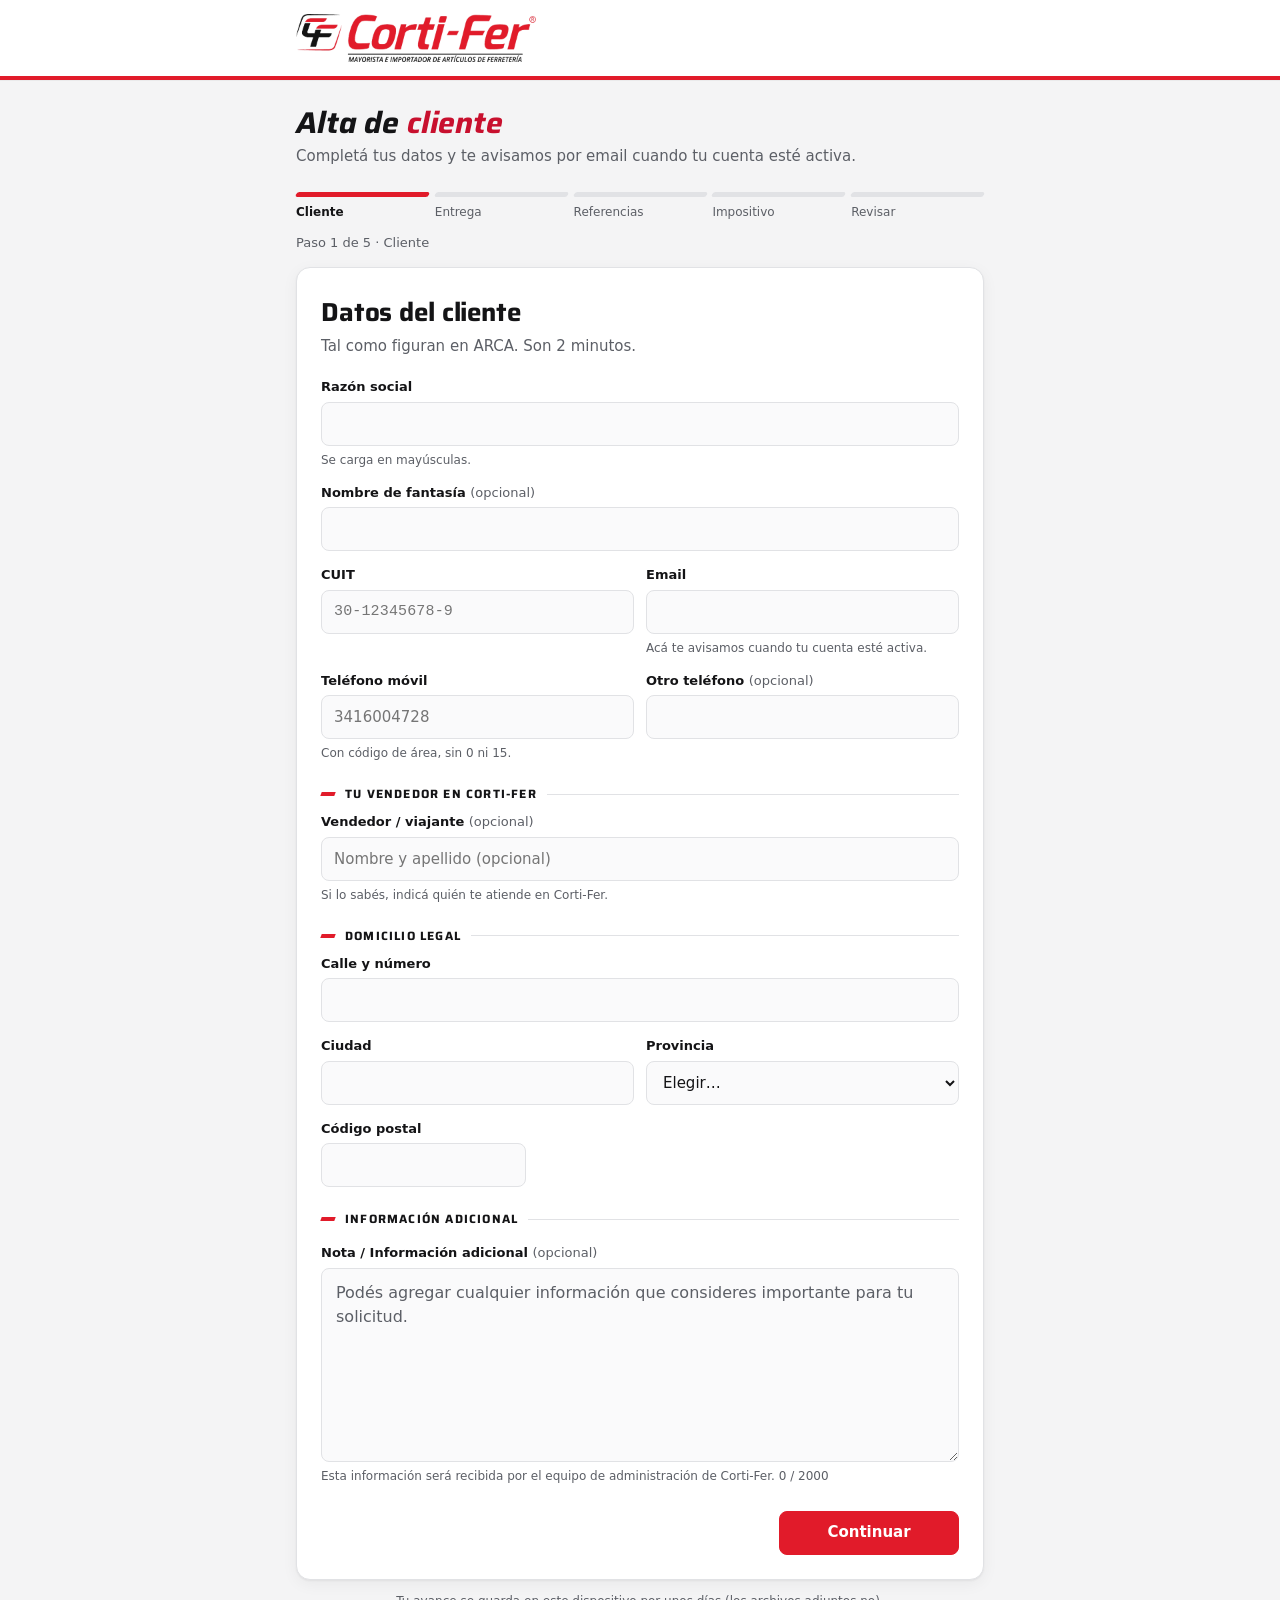
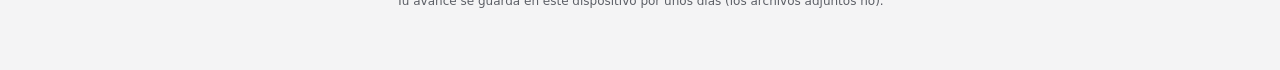
<file: index.html>
<!doctype html>
<html lang="es-AR">
<head>
  <meta charset="utf-8">
  <meta name="viewport" content="width=device-width,initial-scale=1,viewport-fit=cover">
  <title>Alta de cliente · Corti-Fer</title>
  <meta name="description" content="Completá tus datos para abrir tu cuenta de cliente en Corti-Fer, mayorista e importador de artículos de ferretería.">
  <meta name="theme-color" content="#E11B2A">
  <link rel="icon" type="image/png" sizes="32x32" href="assets/img/favicon-32.png?v=3.6">
  <link rel="apple-touch-icon" href="assets/img/apple-touch-icon.png?v=3.6">
  <!-- Vista previa al compartir el enlace (WhatsApp, email). og:image debe ser una URL completa:
       reemplazá TU-SITIO por la dirección real donde publiques. -->
  <meta property="og:type" content="website">
  <meta property="og:title" content="Alta de cliente · Corti-Fer">
  <meta property="og:description" content="Completá tus datos para abrir tu cuenta de cliente.">
  <meta property="og:image" content="https://corti-fer.github.io/r_cliente/assets/img/miniatura-corti-fer.jpg">

  <link rel="preload" as="image" href="assets/img/logo.png?v=3.6">
  <link rel="preconnect" href="https://fonts.googleapis.com">
  <link rel="preconnect" href="https://fonts.gstatic.com" crossorigin>
  <link rel="stylesheet" href="https://fonts.googleapis.com/css2?family=Saira:ital,wght@0,600;0,700;1,700&display=swap">
  <link rel="stylesheet" href="assets/css/base.css?v=3.6">
  <link rel="stylesheet" href="assets/css/cliente.css?v=3.6">
</head>
<body>
  <header class="masthead">
    <div class="wrap">
      <a class="brand" href="https://www.corti-fer.com.ar/" aria-label="Corti-Fer, ir al sitio">
        <img src="assets/img/logo.png?v=3.6" width="720" height="143" alt="Corti-Fer · Mayorista e importador de artículos de ferretería">
      </a>
    </div>
  </header>

  <div class="wrap">
    <section class="hero">
      <h1>Alta de <span>cliente</span></h1>
      <p>Completá tus datos y te avisamos por email cuando tu cuenta esté activa.</p>
    </section>

    <main id="cliente">
      <ol class="steps" id="steps" aria-label="Pasos"></ol>
      <p class="stepmeta" id="stepmeta" aria-live="polite"></p>
      <noscript><div class="banner">Para completar el formulario necesitás tener JavaScript activado.</div></noscript>
      <form id="form" class="card" novalidate autocomplete="on"></form>
      <!-- Trampa para robots: un humano nunca ve ni completa este campo -->
      <div class="hp" aria-hidden="true"><label for="hp">No completar</label><input id="hp" name="empresa_web" type="text" tabindex="-1" autocomplete="off"></div>
      <p class="savednote" id="savednote">Tu avance se guarda en este dispositivo por unos días (los archivos adjuntos no).
        <button type="button" class="linkbtn" id="resetDraft" hidden>Empezar de nuevo</button></p>
    </main>
  </div>
  <div class="toast" id="toast" role="status" aria-live="polite"></div>

  <script src="assets/js/config.js?v=3.6"></script>
  <script src="assets/js/common.js?v=3.6"></script>
  <script src="assets/js/cliente.js?v=3.6"></script>
</body>
</html>
</file>
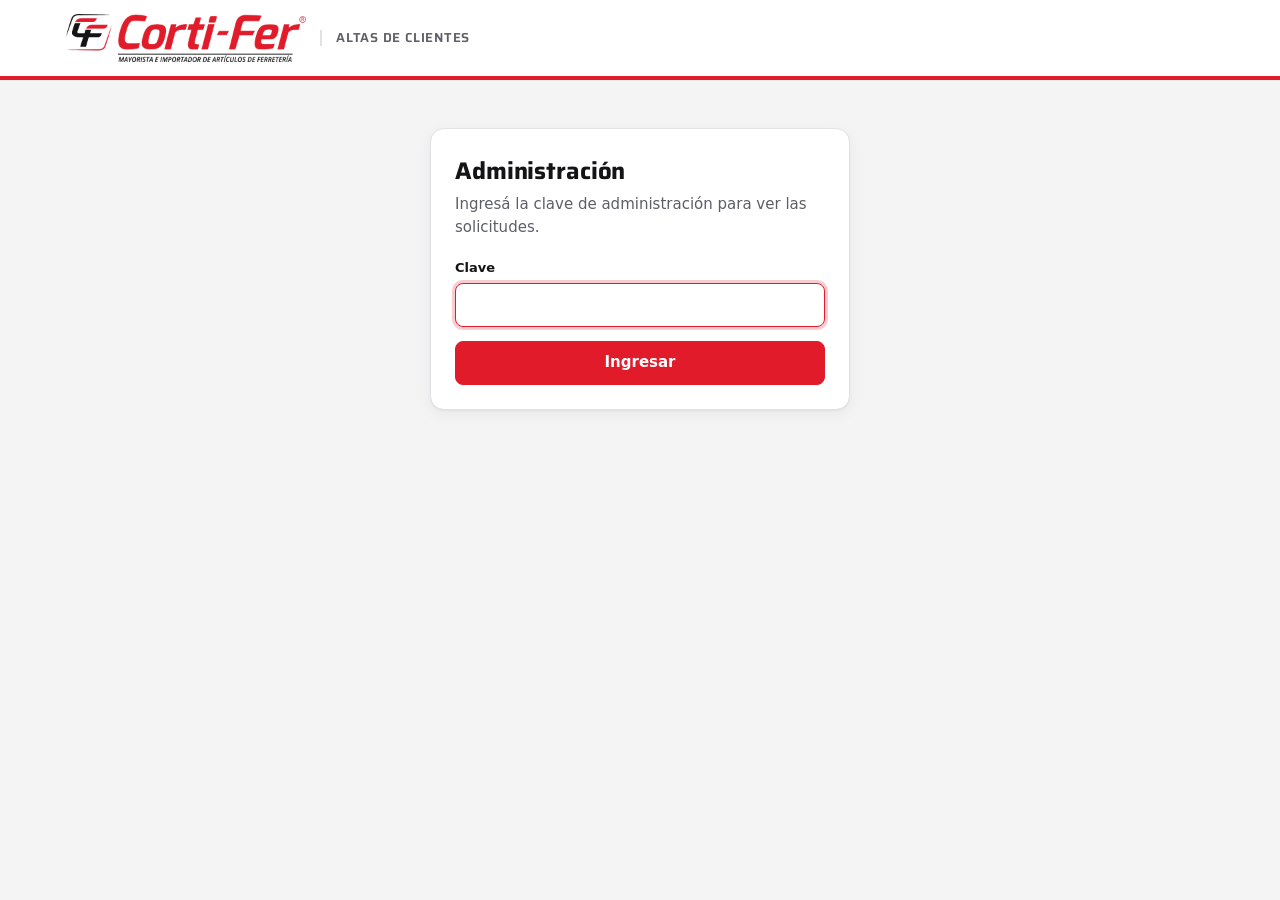
<file: admin/index.html>
<!doctype html>
<html lang="es-AR">
<head>
  <meta charset="utf-8">
  <meta name="viewport" content="width=device-width,initial-scale=1,viewport-fit=cover">
  <meta name="robots" content="noindex,nofollow">
  <meta name="referrer" content="no-referrer">
  <title>Administración · Altas de clientes · Corti-Fer</title>
  <meta name="theme-color" content="#E11B2A">
  <link rel="icon" type="image/png" sizes="32x32" href="../assets/img/favicon-32.png?v=3.4">
  <link rel="apple-touch-icon" href="../assets/img/apple-touch-icon.png?v=3.4">
  <link rel="preload" as="image" href="../assets/img/logo.png?v=3.4">
  <link rel="preconnect" href="https://fonts.googleapis.com">
  <link rel="preconnect" href="https://fonts.gstatic.com" crossorigin>
  <link rel="stylesheet" href="https://fonts.googleapis.com/css2?family=Saira:ital,wght@0,600;0,700;1,700&display=swap">
  <link rel="stylesheet" href="../assets/css/base.css?v=3.4">
  <link rel="stylesheet" href="../assets/css/admin.css?v=3.4">
</head>
<body>
  <header class="masthead">
    <div class="wrap wide">
      <div class="brand"><img src="../assets/img/logo.png?v=3.4" width="720" height="143" alt="Corti-Fer"><span class="tag">Altas de clientes</span></div>
      <button type="button" class="btn sm" id="logout" hidden>Salir</button>
    </div>
  </header>

  <div class="wrap wide">
    <section id="login" class="login card" hidden>
      <h2>Administración</h2>
      <p class="lead">Ingresá la clave de administración para ver las solicitudes.</p>
      <form id="loginForm">
        <div class="f">
          <label for="clave">Clave</label>
          <input id="clave" type="password" autocomplete="current-password" required>
        </div>
        <p class="errtxt" id="loginErr" role="alert" hidden></p>
        <button class="btn pri" id="loginBtn" type="submit">Ingresar</button>
      </form>
    </section>

    <section id="panel" hidden>
      <div class="banner bad" id="verWarn" role="alert" hidden></div>
      <div class="metrics" id="metrics" aria-label="Indicadores"></div>
      <div class="toolbar">
        <div class="search"><input id="q" type="search" placeholder="Buscar por razón social, CUIT, email, vendedor, solicitud o N° de cliente" aria-label="Buscar"></div>
        <select id="fEstado" aria-label="Filtrar por estado"></select>
        <button type="button" class="btn" id="refresh">Actualizar</button>
      </div>
      <div class="adm">
        <div class="list" id="list" aria-label="Solicitudes"></div>
        <div class="card" id="detail"></div>
      </div>
    </section>
  </div>
  <div class="toast" id="toast" role="status" aria-live="polite"></div>

  <script src="../assets/js/config.js?v=3.4"></script>
  <script src="../assets/js/common.js?v=3.4"></script>
  <script src="../assets/js/admin.js?v=3.4"></script>
</body>
</html>
</file>
<file: assets/css/base.css>
/* Corti-Fer · estilos comunes (cliente y administración).
   Paleta de marca: rojo Corti-Fer #E11B2A + negro, sobre grises neutros. */
:root{
  --brand:#E11B2A;          /* rojo del logo: botones, barras, acentos */
  --brand-hover:#C8102E;
  --brand-text:#C8102E;     /* rojo para texto chico sobre fondos claros (contraste AA) */
  --brand-soft:#FDECEE;
  --brand-ink:#FFFFFF;
  --black:#141416;
  --bg:#F4F4F5; --surface:#FFFFFF; --ink:#141416; --muted:#5C5F66; --line:#E1E2E5; --field:#FAFAFB;
  --ok:#17784A; --ok-soft:#E3F4EA; --warn:#8A5700; --warn-soft:#FDF1D8; --bad:#B3121F; --bad-soft:#FDECEE;
  --gris:#5C5F66; --gris-soft:#ECEDEF;
  --f-display:"Saira","Segoe UI",system-ui,-apple-system,sans-serif;
  --f-body:system-ui,-apple-system,"Segoe UI",Roboto,"Helvetica Neue",Arial,sans-serif;
  --f-mono:ui-monospace,"SF Mono",Menlo,Consolas,"Liberation Mono",monospace;
  --radius:10px;
  --shadow:0 1px 2px rgba(20,20,22,.05),0 4px 16px rgba(20,20,22,.05);
  color-scheme:light;
}
@media (prefers-color-scheme: dark){:root:not([data-theme="light"]){
  --brand:#E11B2A; --brand-hover:#F0303E; --brand-text:#FF6B76; --brand-soft:#3A1418; --brand-ink:#FFFFFF;
  --bg:#121214; --surface:#1C1D21; --ink:#ECEDEF; --muted:#9AA0A8; --line:#2E3036; --field:#16171A;
  --ok:#5FCF96; --ok-soft:#14321F; --warn:#E8B04B; --warn-soft:#3A2E10; --bad:#FF6B76; --bad-soft:#3A1418;
  --gris:#9AA0A8; --gris-soft:#26282D;
  --shadow:none; color-scheme:dark}}

*{box-sizing:border-box}
[hidden]{display:none!important}
html{-webkit-text-size-adjust:100%}
body{margin:0;background:var(--bg);color:var(--ink);font:400 15px/1.5 var(--f-body);padding-bottom:48px}
button,input,select,textarea{font:inherit;color:inherit}
a{color:var(--brand-text)}
.wrap{max-width:720px;margin:0 auto;padding:0 max(16px,env(safe-area-inset-right,0px)) 0 max(16px,env(safe-area-inset-left,0px))}
.wrap.wide{max-width:1180px}
h1,h2,h3{font-family:var(--f-display);margin:0;text-wrap:balance;letter-spacing:-.005em}
:focus-visible{outline:2px solid var(--brand);outline-offset:2px}
.muted{color:var(--muted)}
.small{font-size:13px}
.pad{padding:8px 4px}
.errtxt{color:var(--bad)}
.mono{font-family:var(--f-mono);letter-spacing:.01em}
.right{display:flex;justify-content:flex-end;margin-top:8px}
code{font-family:var(--f-mono);font-size:.92em;background:var(--gris-soft);padding:1px 5px;border-radius:4px}

/* Encabezado de marca: franja blanca con el logo (en modo oscuro también, para que el logo se lea),
   y filete rojo inferior. */
.masthead{background:#FFFFFF;border-bottom:4px solid var(--brand);box-shadow:0 1px 0 rgba(0,0,0,.04)}
.masthead .wrap{display:flex;align-items:center;justify-content:space-between;gap:12px;min-height:76px;padding-top:10px;padding-bottom:10px;flex-wrap:wrap}
.brand{display:flex;align-items:center;gap:14px;text-decoration:none;color:#141416;min-width:0}
.brand img{display:block;width:240px;max-width:62vw;height:auto}
.brand .tag{font:600 13px/1.2 var(--f-display);letter-spacing:.06em;text-transform:uppercase;color:#5C5F66;border-left:2px solid #E1E2E5;padding-left:14px}
@media (max-width:480px){.brand .tag{display:none}}
@media (max-width:560px){.brand img{width:190px}.brand .tag{font-size:11px;padding-left:10px}.masthead .wrap{min-height:64px}}
.masthead .btn{background:#FFFFFF;color:#141416;border-color:#D5D7DB}

/* Tarjeta */
.card{background:var(--surface);border:1px solid var(--line);border-radius:14px;padding:24px;box-shadow:var(--shadow)}
@media (max-width:560px){.card{padding:18px 16px}}
.card h2{font-size:26px;font-weight:700;margin-bottom:4px}
.lead{color:var(--muted);margin:0 0 20px}

/* Campos */
.grid{display:grid;grid-template-columns:repeat(6,minmax(0,1fr));gap:14px 12px}
.gap-top{margin-top:14px}
.contents{display:contents}
.c6{grid-column:span 6}.c4{grid-column:span 4}.c3{grid-column:span 3}.c2{grid-column:span 2}
@media (max-width:560px){.c4,.c3,.c2{grid-column:span 6}.c2.keep{grid-column:span 3}}
.f{display:flex;flex-direction:column;gap:5px;min-width:0}
.f label,.f .lab{font-size:13px;font-weight:600}
.f .opt{color:var(--muted);font-weight:400}
.hint{font-size:12px;color:var(--muted)}
.f input[type=text],.f input[type=email],.f input[type=tel],.f input[type=password],.f select,textarea,.toolbar input,.toolbar select{
  width:100%;height:44px;padding:0 12px;border:1px solid var(--line);border-radius:8px;background:var(--field);transition:border-color .12s,box-shadow .12s}
textarea{height:auto;padding:10px 12px;resize:vertical}
.f input:hover,.f select:hover,textarea:hover{border-color:var(--muted)}
.f input:focus,.f select:focus,textarea:focus,.toolbar input:focus,.toolbar select:focus{outline:none;border-color:var(--brand);box-shadow:0 0 0 3px color-mix(in srgb,var(--brand) 22%,transparent);background:var(--surface)}
.f.bad input,.f.bad select{border-color:var(--bad);background:var(--bad-soft)}
.f .err{font-size:12.5px;color:var(--bad);display:none;font-weight:500}
.f.bad .err{display:block}
.okmark{font-size:12px;color:var(--ok);display:none;font-weight:600}
.warnmsg{display:grid;gap:6px;font-size:12.5px;line-height:1.45;color:var(--warn);background:var(--warn-soft);border-left:3px solid var(--warn);border-radius:6px;padding:8px 10px;margin-top:2px}
.warnmsg a{color:inherit;font-weight:700}
.f.good .okmark{display:block}
.f.good input{border-color:var(--ok)}

/* Botones */
.btn{display:inline-flex;align-items:center;justify-content:center;gap:8px;height:44px;padding:0 20px;border-radius:8px;border:1px solid var(--line);background:var(--surface);font-weight:600;cursor:pointer;text-decoration:none;color:var(--ink);white-space:nowrap;transition:background .12s,border-color .12s}
.btn:hover{border-color:var(--muted)}
.btn.pri{background:var(--brand);color:var(--brand-ink);border-color:var(--brand)}
.btn.pri:hover{background:var(--brand-hover);border-color:var(--brand-hover)}
.btn.sm{height:32px;padding:0 12px;font-size:13px;font-weight:500}
.btn.ghost{border-color:transparent;background:transparent;color:var(--muted)}
.btn.ghost:hover{border-color:var(--line);color:var(--ink)}
.btn:disabled{opacity:.55;cursor:not-allowed}
.linkbtn{border:0;background:none;color:var(--brand-text);cursor:pointer;font-size:13px;font-weight:600;padding:4px}

/* Avisos */
.banner{background:var(--warn-soft);color:var(--warn);border-radius:8px;padding:10px 14px;font-size:13px;margin:14px 0}
.banner a{color:inherit;font-weight:600}
.banner.bad{background:var(--bad-soft);color:var(--bad)}
.errsum{background:var(--bad-soft);color:var(--bad);border-left:4px solid var(--brand);border-radius:6px;padding:10px 14px;font-size:13.5px;margin-bottom:16px;display:none}
.errsum.on{display:block}
.toast{position:fixed;left:50%;bottom:calc(20px + env(safe-area-inset-bottom,0px));transform:translate(-50%,20px);background:var(--black);color:#fff;padding:10px 16px;border-radius:8px;font-size:13.5px;opacity:0;pointer-events:none;transition:.2s;z-index:9;max-width:calc(100vw - 32px);box-shadow:0 6px 24px rgba(0,0,0,.25)}
.toast.on{opacity:1;transform:translate(-50%,0)}
@media (prefers-color-scheme: dark){:root:not([data-theme="light"]) .toast{background:#ECEDEF;color:#141416}}
.pill{display:inline-block;padding:2px 9px;border-radius:99px;font-size:11px;font-weight:700;white-space:nowrap;letter-spacing:.01em}
.pill.nueva{background:var(--brand);color:#fff}
.pill.rev{background:var(--warn-soft);color:var(--warn)}
.pill.ok{background:var(--ok-soft);color:var(--ok)}
.pill.gris{background:var(--gris-soft);color:var(--gris)}
.pill.big{font-size:12px;padding:5px 12px}
@media (prefers-reduced-motion:reduce){*{transition:none!important;scroll-behavior:auto!important}}
</file>
<file: assets/css/cliente.css>
/* Formulario del cliente: bienvenida, pasos, revisión y pantalla final. */

.hero{padding:26px 0 6px}
.hero h1{font:700 italic 30px/1.1 var(--f-display);color:var(--ink)}
.hero h1 span{color:var(--brand-text)}
.hero p{margin:6px 0 0;color:var(--muted)}
@media (max-width:560px){.hero{padding-top:18px}.hero h1{font-size:25px}}

/* Pasos */
.steps{display:flex;gap:6px;margin:18px 0 6px;padding:0;list-style:none}
.steps li{flex:1;min-width:0}
.steps button{width:100%;border:0;background:none;padding:0;text-align:left;cursor:pointer}
.steps .bar{display:block;height:5px;border-radius:3px;background:var(--line);margin-bottom:6px;transform:skewX(-20deg)}
.steps .done .bar{background:var(--black)}
.steps .cur .bar{background:var(--brand)}
@media (prefers-color-scheme: dark){:root:not([data-theme="light"]) .steps .done .bar{background:var(--muted)}}
.steps .lbl{font-size:12px;color:var(--muted);white-space:nowrap;overflow:hidden;text-overflow:ellipsis;display:block;font-weight:500}
.steps .cur .lbl{color:var(--ink);font-weight:700}
.stepmeta{font-size:13px;color:var(--muted);margin:0 0 14px}
@media (max-width:520px){.steps .lbl{display:none}}

/* Controles particulares */
.sec{margin:26px 0 12px;font:700 12px/1 var(--f-display);text-transform:uppercase;letter-spacing:.1em;color:var(--ink);display:flex;align-items:center;gap:10px}
.sec::before{content:"";width:14px;height:4px;background:var(--brand);transform:skewX(-20deg)}
.sec::after{content:"";flex:1;height:1px;background:var(--line)}
.check{display:flex;gap:10px;align-items:flex-start;padding:12px 14px;border:1px solid var(--line);border-radius:8px;background:var(--field);cursor:pointer;margin-bottom:16px}
.check:has(input:checked){border-color:var(--brand);background:var(--brand-soft)}
.check input{margin-top:3px;width:17px;height:17px;accent-color:var(--brand)}
.check .hint{font-size:13px}
.seg{display:flex;gap:8px}
.seg label{flex:1;display:flex;align-items:center;justify-content:center;height:44px;border:1px solid var(--line);border-radius:8px;background:var(--field);cursor:pointer;font-weight:600;position:relative}
.seg input{position:absolute;opacity:0;pointer-events:none}
.seg label:has(input:checked){background:var(--brand);border-color:var(--brand);color:#fff}
.seg label:has(input:focus-visible){outline:2px solid var(--brand);outline-offset:2px}
.f.bad .seg label{border-color:var(--bad)}
.reflist{display:grid;gap:12px}
.refrow{display:grid;grid-template-columns:2fr 1.2fr 1.2fr;gap:8px}
.refrow .f label{font-size:12px;color:var(--muted);font-weight:500}
@media (max-width:560px){.refrow{grid-template-columns:1fr;padding:12px;border:1px solid var(--line);border-radius:8px}}
.file{display:flex;align-items:center;gap:12px;padding:12px 14px;border:1.5px dashed var(--muted);border-radius:8px;background:var(--field);cursor:pointer;flex-wrap:wrap}
.file:hover{border-color:var(--brand)}
.file input{position:absolute;width:1px;height:1px;opacity:0;pointer-events:none}
.file:focus-within{outline:2px solid var(--brand);outline-offset:2px}
.file .name{flex:1;min-width:140px;overflow-wrap:anywhere;font-size:13px;color:var(--muted)}
.file.has{border-style:solid;border-color:var(--ok);background:var(--ok-soft)}
.file.has .name{color:var(--ink);font-weight:500}

/* Nota / información adicional: campo grande, ocupa todo el ancho y respeta modo claro/oscuro */
.f[data-f="nota"]{grid-column:1 / -1}
.nota-area{display:block;width:100%;box-sizing:border-box;min-height:180px;padding:12px 14px;font:inherit;font-size:16px;line-height:1.5;color:var(--ink);background:var(--field);border:1px solid var(--line);border-radius:8px;resize:vertical}
.nota-area::placeholder{color:var(--muted)}
.nota-area:focus{outline:2px solid var(--brand);outline-offset:1px;border-color:var(--brand)}
.f.bad .nota-area{border-color:var(--bad)}
@media (max-width:560px){.nota-area{min-height:150px}}

.nav{display:flex;justify-content:space-between;gap:10px;margin-top:26px;flex-wrap:wrap}
.nav .r{margin-left:auto}
.nav .btn.pri{min-width:180px}
@media (max-width:420px){.nav .btn{flex:1}}
.sending{margin:12px 0 0;font-size:13px;color:var(--muted);text-align:right;display:flex;align-items:center;justify-content:flex-end;gap:8px}
.sending::before{content:"";width:14px;height:14px;border:2px solid var(--line);border-top-color:var(--brand);border-radius:50%;animation:spin .8s linear infinite;flex:none}
@keyframes spin{to{transform:rotate(360deg)}}
.savednote{font-size:12px;color:var(--muted);margin-top:12px;text-align:center}
.savednote .linkbtn{font-size:12px}
.hp{position:absolute;left:-9999px;width:1px;height:1px;overflow:hidden}

/* Revisión */
.rev{display:grid;gap:14px}
.revb{border:1px solid var(--line);border-radius:10px;overflow:hidden}
.revh{display:flex;justify-content:space-between;align-items:center;padding:10px 14px;background:var(--field);font-weight:700;border-left:4px solid var(--brand)}
.revh button{border:0;background:none;color:var(--brand-text);cursor:pointer;font-weight:600;font-size:13px}
.revb > p:not(.revempty){margin:0;padding:10px 14px;border-top:1px solid var(--line);overflow-wrap:anywhere}
.revempty{margin:0;padding:10px 14px;color:var(--muted);border-top:1px solid var(--line)}
dl.kv{margin:0;display:grid;grid-template-columns:minmax(110px,180px) 1fr}
dl.kv dt,dl.kv dd{margin:0;padding:8px 14px;border-top:1px solid var(--line);min-width:0;overflow-wrap:anywhere}
dl.kv dt{color:var(--muted);font-size:13px}
dl.kv dd.empty{color:var(--muted)}
dl.kv dd.pend{color:var(--warn);font-weight:600}
.legal{font-size:12px;color:var(--muted);margin:16px 0 0}
@media (max-width:520px){dl.kv{grid-template-columns:1fr}dl.kv dt{padding-bottom:0}dl.kv dd{border-top:0;padding-top:2px}}

/* Final */
.tick{width:52px;height:52px;border-radius:50%;background:var(--ok-soft);display:grid;place-items:center;margin-bottom:16px}
.tick svg{width:26px;height:26px;stroke:var(--ok);fill:none;stroke-width:2.6}
.done-box .lead{margin-bottom:6px}
.nro{font:700 24px var(--f-mono);background:var(--brand-soft);color:var(--brand-text);display:inline-block;padding:8px 14px;border-radius:8px;margin:6px 0 14px;letter-spacing:.02em}
.next{margin:16px 0 0;padding:0;list-style:none;display:grid;gap:12px}
.next li{display:flex;gap:10px}
.next b{flex:none;width:24px;height:24px;border-radius:50%;background:var(--brand);color:#fff;display:grid;place-items:center;font-size:12px}
</file>
<file: assets/css/admin.css>
/* Panel de administración: ingreso, indicadores, lista de solicitudes y ficha. */
.login{max-width:420px;margin:48px auto 0}
.login h2{font-size:24px}
.login form{display:grid;gap:14px}
.login .errtxt{font-size:13px;margin:0}

/* Indicadores (se pueden tocar para filtrar) */
.metrics{display:grid;grid-template-columns:repeat(5,minmax(0,1fr));gap:10px;margin:18px 0 6px}
@media (max-width:900px){.metrics{grid-template-columns:repeat(3,minmax(0,1fr))}}
@media (max-width:520px){.metrics{grid-template-columns:repeat(2,minmax(0,1fr))}}
.metric{display:block;text-align:left;background:var(--surface);border:1px solid var(--line);border-radius:10px;padding:12px 14px;min-width:0;cursor:pointer;color:var(--ink);box-shadow:var(--shadow)}
.metric:disabled{cursor:default;opacity:1}
.metric:not(:disabled):hover{border-color:var(--muted)}
.metric b{display:block;font:700 26px/1.15 var(--f-display)}
.metric span{font-size:12px;color:var(--muted)}
.metric.hi{border-top:4px solid var(--brand)}
.metric.hi b{color:var(--brand-text)}
.metric.on{border-color:var(--brand);box-shadow:0 0 0 1px var(--brand)}

.toolbar{display:flex;gap:8px;flex-wrap:wrap;margin:12px 0 14px}
.toolbar .search{flex:1 1 260px}
.toolbar input{height:40px;background:var(--surface)}
.toolbar select{height:40px;width:auto;flex:0 1 230px;background:var(--surface)}
.toolbar .btn{height:40px}

.adm{display:grid;grid-template-columns:330px minmax(0,1fr);gap:16px;align-items:start}
@media (max-width:860px){.adm{grid-template-columns:1fr}}
.list{display:grid;gap:8px;max-height:calc(100vh - 140px);overflow:auto;padding:2px;position:sticky;top:12px}
@media (max-width:860px){.list{max-height:none;position:static}}
.item{display:grid;gap:4px;text-align:left;width:100%;padding:12px 14px;border:1px solid var(--line);background:var(--surface);border-radius:10px;cursor:pointer;border-left:4px solid transparent}
.item:hover{border-color:var(--muted);border-left-color:var(--muted)}
.item[aria-current="true"]{border-color:var(--brand);border-left-color:var(--brand);box-shadow:0 0 0 1px var(--brand)}
.item .n{font-weight:700;overflow-wrap:anywhere}
.item .m{font-size:12px;color:var(--muted);display:flex;gap:8px;justify-content:space-between;align-items:center;flex-wrap:wrap}
.sk{height:64px;border-radius:10px;background:linear-gradient(90deg,var(--surface),var(--gris-soft),var(--surface));background-size:200% 100%;animation:sk 1.2s linear infinite;border:1px solid var(--line)}
@keyframes sk{to{background-position:-200% 0}}
.errbox{padding:14px;border:1px solid var(--bad);border-radius:10px;background:var(--bad-soft);color:var(--bad)}
.errbox p{margin:0 0 8px}

.dethead{display:flex;justify-content:space-between;gap:12px;flex-wrap:wrap;align-items:flex-start;margin-bottom:14px}
.dethead h2{font-size:24px;overflow-wrap:anywhere}
.dethead .sub{color:var(--muted);font-size:13px}
.acts{display:flex;gap:8px;flex-wrap:wrap}
.estado{display:flex;gap:6px;flex-wrap:wrap;align-items:center;margin-bottom:14px}
.estado button{border:1px solid var(--line);background:var(--surface);border-radius:99px;padding:5px 12px;font-size:12px;cursor:pointer;font-weight:600}
.estado button:hover{border-color:var(--muted)}

/* Caja de alta con el número de cliente */
.altabox{display:grid;gap:12px;padding:16px;border:1px solid var(--brand);border-left-width:5px;background:var(--brand-soft);border-radius:10px;font-size:14px}
.altabox.ok{border-color:var(--ok);background:var(--ok-soft);grid-template-columns:auto 1fr;align-items:center}
@media (max-width:560px){.altabox.ok{grid-template-columns:1fr}}
.altabox.warn{border-color:var(--warn);background:var(--warn-soft)}
.altabox.bad{border-color:var(--bad);background:var(--bad-soft);color:var(--bad)}
.altabox.gris{border-color:var(--line);background:var(--gris-soft)}
.altabox a{color:inherit;font-weight:700}
.altabox .cl{background:var(--surface);border-radius:8px;padding:8px 14px;text-align:center;border:1px solid var(--line)}
.altabox .cl span{display:block;font-size:11px;color:var(--muted);text-transform:uppercase;letter-spacing:.08em;font-weight:700}
.altabox .cl b{font-size:24px;color:var(--ink)}
.nrocli .inline{display:flex;gap:8px;flex-wrap:wrap}
.nrocli input{flex:1 1 160px;max-width:240px;font-size:18px;font-weight:600;letter-spacing:.04em;background:var(--surface)!important}
.nrocli .btn{flex:0 0 auto}
.reenvio{margin-top:8px}
.reenvio summary{cursor:pointer;color:var(--muted);font-size:13px;font-weight:600}
.reenvio .nrocli{margin-top:10px}

.grp{margin-top:20px}
.grp h3{font:700 12px var(--f-display);text-transform:uppercase;letter-spacing:.1em;color:var(--ink);margin-bottom:6px;display:flex;align-items:center;gap:8px}
.grp h3::before{content:"";width:12px;height:4px;background:var(--brand);transform:skewX(-20deg)}
.row{display:grid;grid-template-columns:minmax(120px,190px) minmax(0,1fr) auto;gap:10px;align-items:center;padding:6px 0;border-top:1px solid var(--line)}
.row .k{font-size:13px;color:var(--muted)}
.row .v{font-family:var(--f-mono);font-size:13px;overflow-wrap:anywhere}
.row .v.empty{color:var(--muted);font-family:var(--f-body)}
.row .v.pend{color:var(--warn);font-weight:600}
.row .btn.ghost{opacity:.6}
.row:hover .btn.ghost{opacity:1}
@media (max-width:520px){.row{grid-template-columns:1fr auto}.row .k{grid-column:1/-1}}
.history{white-space:pre-wrap;overflow-wrap:anywhere;font:12px/1.6 var(--f-mono);color:var(--muted);background:var(--field);border:1px solid var(--line);padding:10px 12px;border-radius:8px;margin:0}
.item .flag{justify-self:start;font-size:11px;font-weight:700;color:var(--warn);background:var(--warn-soft);border-radius:4px;padding:1px 6px}
.dethead .vend{font-size:13px;color:var(--muted);margin-top:4px}
.dethead .vend b{color:var(--ink)}
.banner.cuitdup{border-left:4px solid var(--warn)}
.banner ul{margin:6px 0;padding-left:18px}
.banner li{margin:2px 0}

.nota-cliente {
  margin: 18px 0;
  padding: 18px;
  background: #fff8e8;
  border: 1px solid #e8d5a8;
  border-left: 5px solid #d69b25;
  border-radius: 8px;
}

.nota-cliente h3 {
  margin: 0 0 10px;
  font-size: 17px;
  color: #493817;
}

.nota-contenido {
  font-size: 16px;
  line-height: 1.6;
  color: #292929;
  white-space: normal;
  overflow-wrap: anywhere;
}
</file>
